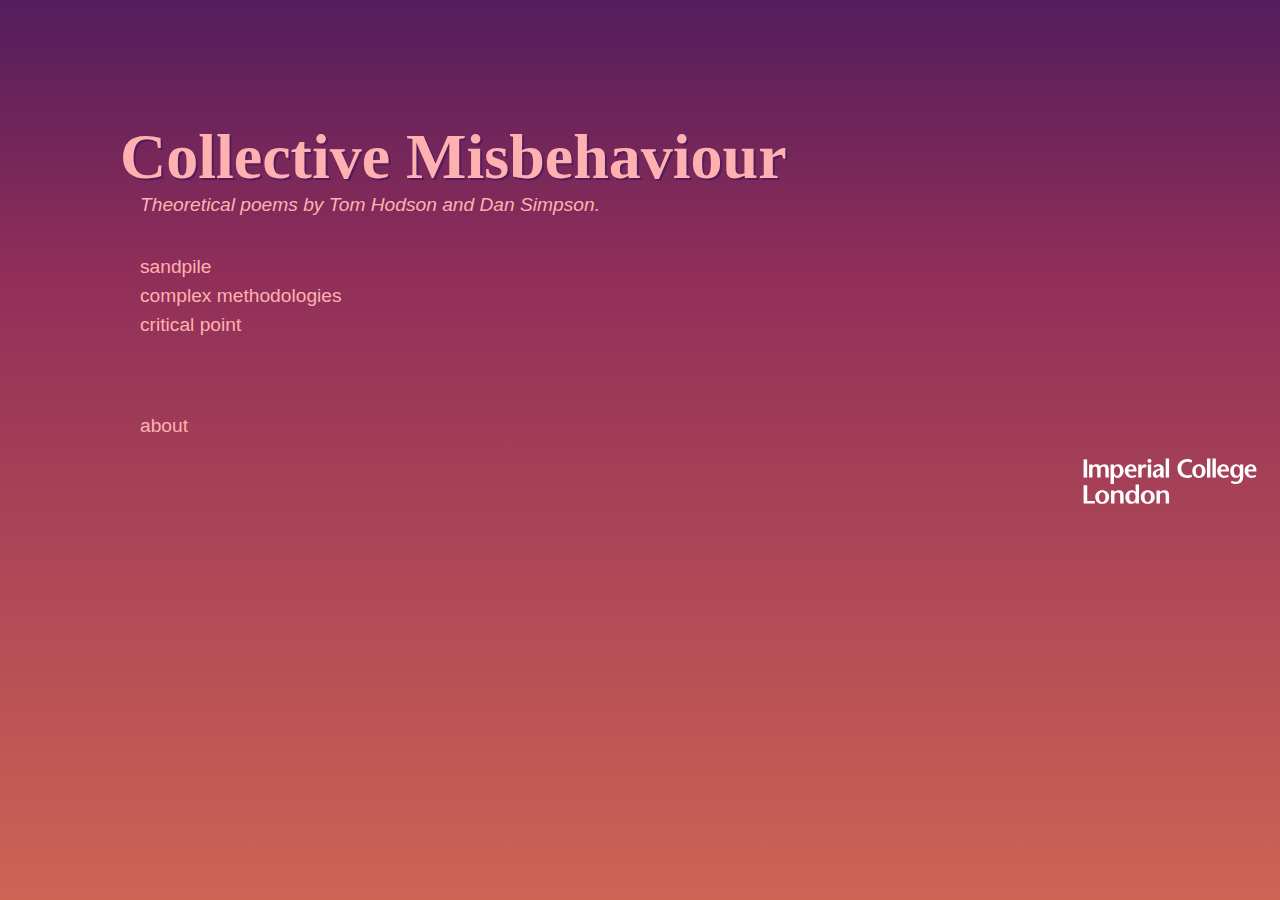
<file: index.html>
<!DOCTYPE html>
<html lang="en">
  <head>
    <meta charset="UTF-8">
    
    <!-- Primary Meta Tags -->
    <title>Collective Misbehaviour</title>
    <meta name="title" content="Collective Misbehaviour">
    <meta name="description" content="Theoretical poems by Tom Hodson and Dan Simpson.">

    <!-- Open Graph / Facebook -->
    <meta property="og:type" content="website">
    <meta property="og:url" content="https://tomhodson.github.io/PoemProject/">
    <meta property="og:title" content="Collective Misbehaviour">
    <meta property="og:description" content="Theoretical poems by Tom Hodson and Dan Simpson.">
    <meta property="og:image" content="https://tomhodson.github.io/PoemProject/assets/preview.png">

    <!-- Twitter -->
    <meta property="twitter:card" content="summary_large_image">
    <meta property="twitter:url" content="https://tomhodson.github.io/PoemProject/">
    <meta property="twitter:title" content="Collective Misbehaviour">
    <meta property="twitter:description" content="Theoretical poems by Tom Hodson and Dan Simpson.">
    <meta property="twitter:image" content="https://tomhodson.github.io/PoemProject/assets/preview.png">
      
    <script data-goatcounter="https://tomhodson.goatcounter.com/count"
            async src="//gc.zgo.at/count.js"></script>
        
        <link rel = "stylesheet" href = "assets/style.css">   
        <link rel = "stylesheet" href = "assets/pagestyle.css">  
        <meta name="viewport" content="width=device-width, initial-scale=1">
        
        <!-- Stuff related to the favicon -->
        <link rel="apple-touch-icon" sizes="180x180" href="assets/favicon/apple-touch-icon.png">
        <link rel="icon" type="image/png" sizes="32x32" href="assets/favicon/favicon-32x32.png">
        <link rel="icon" type="image/png" sizes="16x16" href="assets/favicon/favicon-16x16.png">
        <link rel="manifest" href="assets/favicon/site.json">
        
        <title>Collective Misbehaviour</title>
        <link rel="canonical" href="https://thomashodson.com/PoemProject/">
    </head>
    <body>
        <div class = "content">
        <header>
        <h1>Collective Misbehaviour</h1>
        </header>
        <div class = "indented">
        <p> Theoretical poems by Tom Hodson and Dan Simpson. </p>
        <br>    
        <nav>
            <a href = "sandpile_poem"> sandpile </a><br>
            <a href = "academic"> complex methodologies </a><br>
            <a href = "shimmering_heat"> critical point </a><br>
            <br>
            <br>
            <br>
            <br>
            <a href = "about.html"> about </a><br>
        </nav>
        </div> 
        </div>
        
        
        <div id = "logo_container">
        <img src = "assets/imperial_logo.svg" alt="The logo of Imperial College London" id = "imperial_logo" width = "210" height = "82" >
        </div>
            
    </body>
</html>
</file>
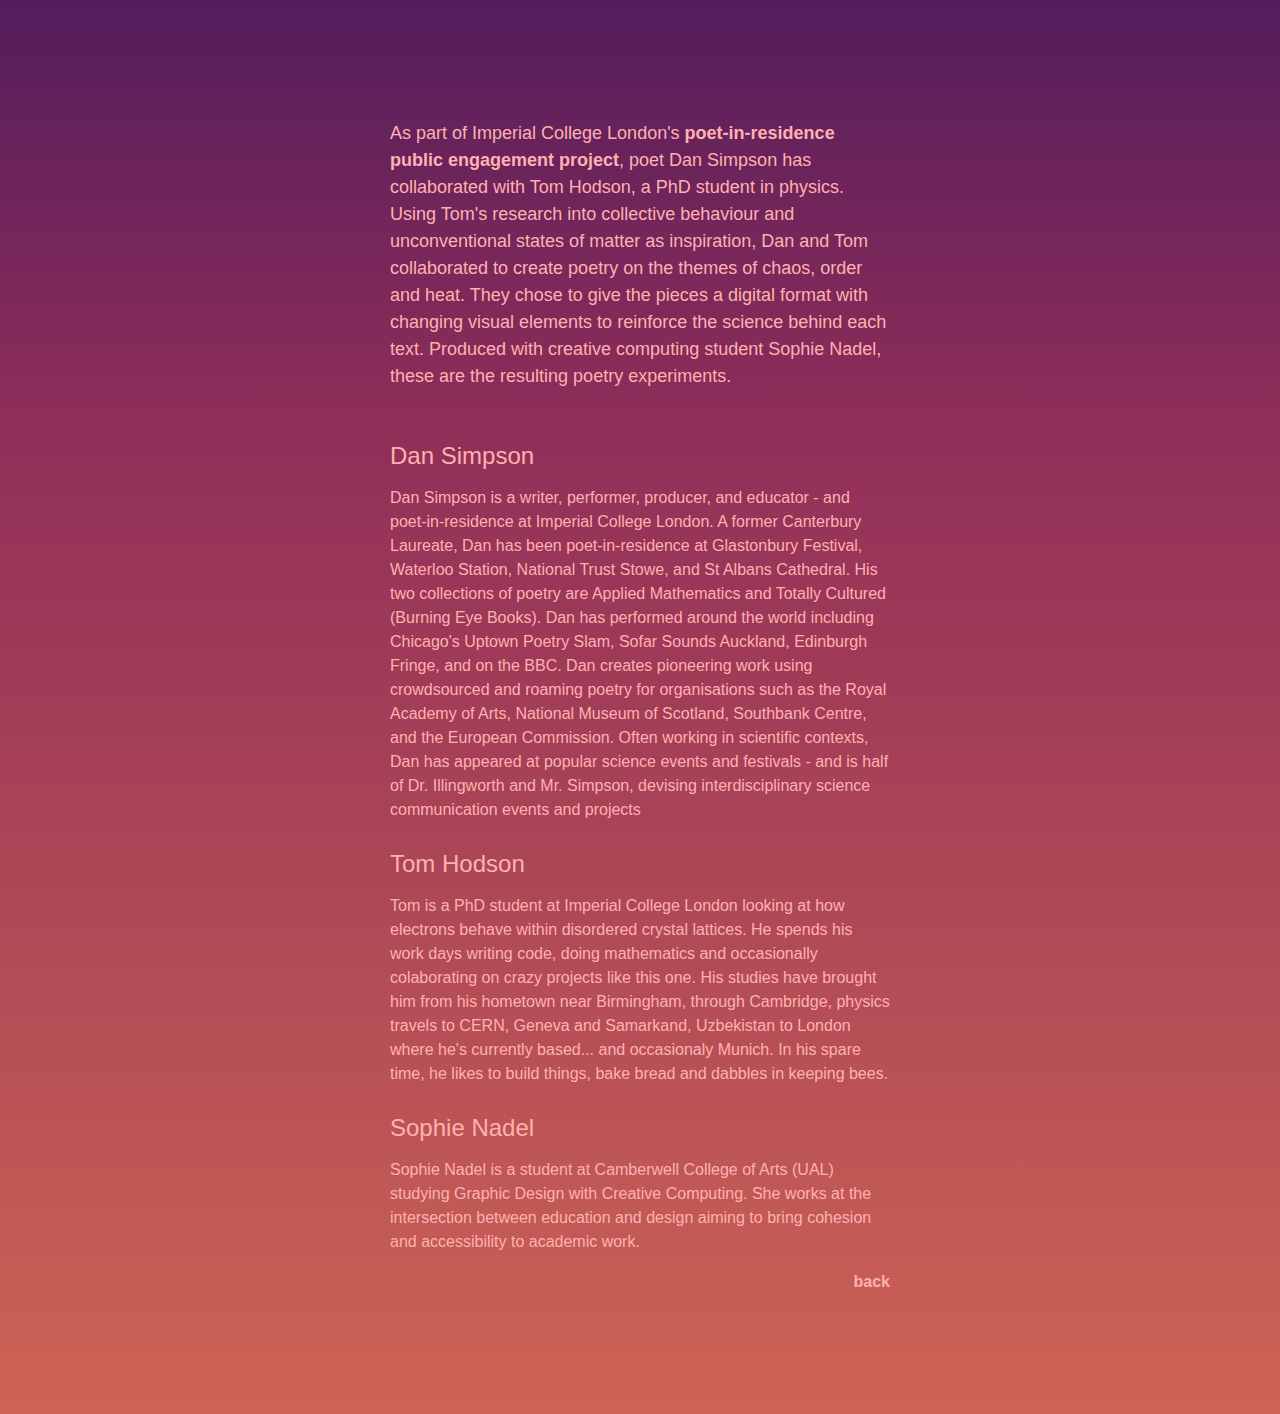
<file: about.html>
<!DOCTYPE html>
<html lang="en">
  <head>
    <meta charset="UTF-8">
<script data-goatcounter="https://tomhodson.goatcounter.com/count"
        async src="//gc.zgo.at/count.js"></script>
    <meta name="viewport" content="width=device-width, initial-scale=1">

    <!-- Stuff related to the favicon -->
    <link rel="apple-touch-icon" sizes="180x180" href="assets/favicon/apple-touch-icon.png">
    <link rel="icon" type="image/png" sizes="32x32" href="assets/favicon/favicon-32x32.png">
    <link rel="icon" type="image/png" sizes="16x16" href="assets/favicon/favicon-16x16.png">
    <link rel="manifest" href="assets/favicon/site.json">
    <link rel = "stylesheet" href = "assets/pagestyle.css">
    <link rel = "stylesheet" href = "assets/aboutstyle.css">
      
    <title>Collective Misbehaviour</title>
    </head>

    <body>
        <div class = "content">
        <div class = "intro"><p1>As part of Imperial College London&apos;s <a class = "inline" href = "https://www.dansimpsonpoet.co.uk/imperial-college-verse-research">poet-in-residence public engagement project</a>, poet Dan Simpson has collaborated with Tom Hodson, a PhD student in physics. Using Tom's research into collective behaviour and unconventional states of matter as inspiration, Dan and Tom collaborated to create poetry on the themes of chaos, order and heat. They chose to give the pieces a digital format with changing visual elements to reinforce the science behind each text. Produced with creative computing student Sophie Nadel, these are the resulting poetry experiments.</p1></div>
        <br>

        <div class = "column">
        <h2><a class = "title" href = "https://www.dansimpsonpoet.co.uk">Dan Simpson</a></h2>
        <p1>Dan Simpson is a writer, performer, producer, and educator - and poet-in-residence at Imperial College London. A former Canterbury Laureate, Dan has been poet-in-residence at Glastonbury Festival, Waterloo Station, National Trust Stowe, and St Albans Cathedral. His two collections of poetry are Applied Mathematics and Totally Cultured (Burning Eye Books). Dan has performed around the world including Chicago&apos;s Uptown Poetry Slam, Sofar Sounds Auckland, Edinburgh Fringe, and on the BBC.  Dan creates pioneering work using crowdsourced and roaming poetry for organisations such as the Royal Academy of Arts, National Museum of Scotland, Southbank Centre, and the European Commission. Often working in scientific contexts, Dan has appeared at popular science events and festivals - and is half of Dr. Illingworth and Mr. Simpson, devising interdisciplinary science communication events and projects </p1>
        </div>

        <div class = "column">
        <h2><a class = "title" href = "https://github.com/TomHodson">Tom Hodson</a></h2>
        <p1>Tom is a PhD student at Imperial College London looking at how electrons behave within disordered crystal lattices. He spends his work days writing code, doing mathematics and occasionally colaborating on crazy projects like this one. His studies have brought him from his hometown near Birmingham, through Cambridge, physics travels to CERN, Geneva and Samarkand, Uzbekistan to London where he&apos;s currently based... and occasionaly Munich. In his spare time, he likes to build things, bake bread and dabbles in keeping bees. </p1>
        </div>

        <div class = "column">
        <h2><a class = "title" href = "https://github.com/snadel98">Sophie Nadel</a></h2>
        <p1>Sophie Nadel is a student at Camberwell College of Arts (UAL) studying Graphic Design with Creative Computing. She works at the intersection between education and design aiming to bring cohesion and accessibility to academic work.</p1>
        </div>

    <div id = "bottom_nav_container">
        <div id = "left_nav"></div>
        <div id = "right_nav"><a href = "./" class = 'inline'>back</a></div>
    </div>
    </div>

   </body>

</html>
</file>
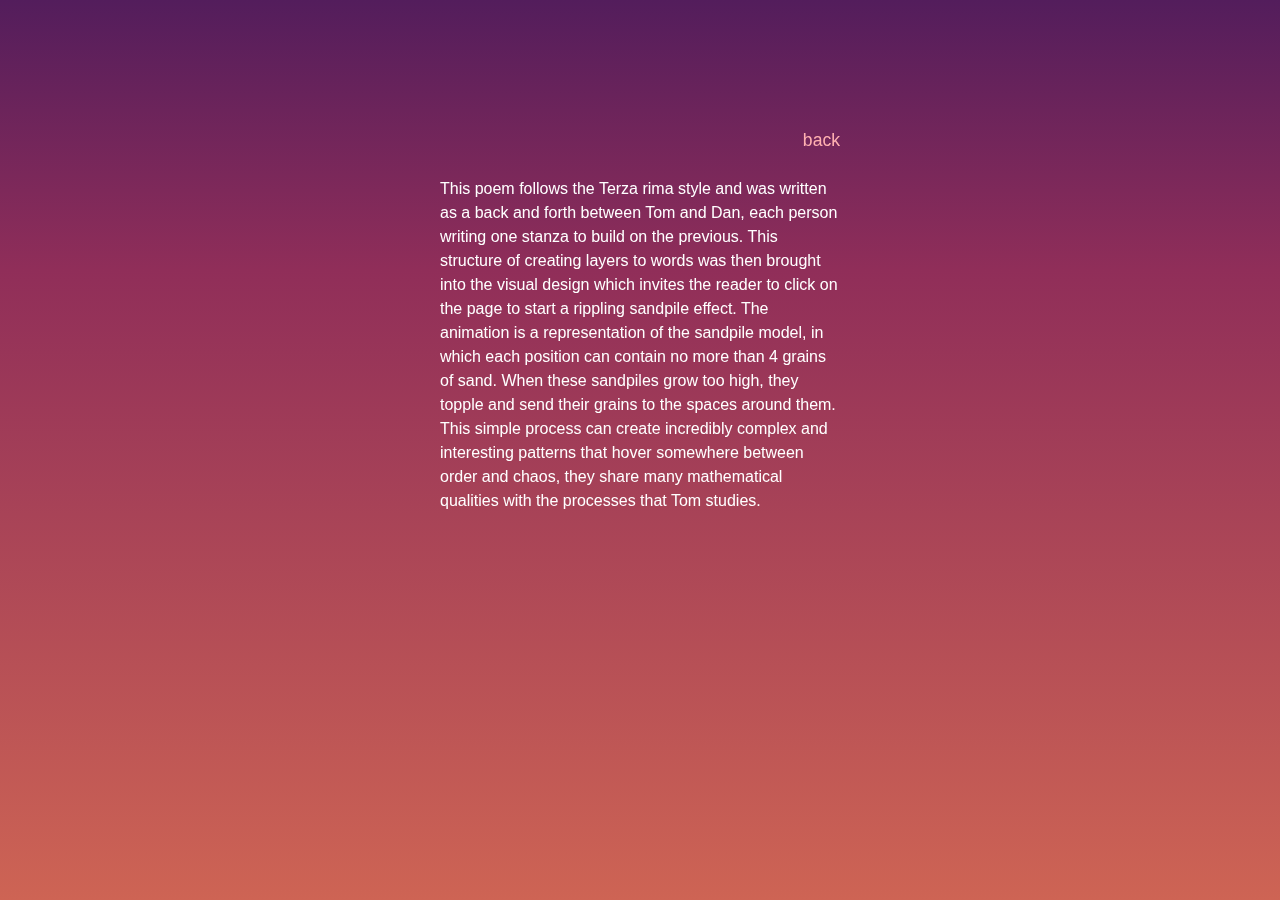
<file: sandpile_poem/sand_info.html>
<!DOCTYPE html>
<html lang="en">
  <head>
    <meta charset="UTF-8">
    <script data-goatcounter="https://tomhodson.goatcounter.com/count"
    async src="//gc.zgo.at/count.js"></script>

    <!-- Stuff related to the favicon -->
    <link rel="apple-touch-icon" sizes="180x180" href="../assets/favicon/apple-touch-icon.png">
    <link rel="icon" type="image/png" sizes="32x32" href="../assets/favicon/favicon-32x32.png">
    <link rel="icon" type="image/png" sizes="16x16" href="../assets/favicon/favicon-16x16.png">
    <link rel="manifest" href="../assets/favicon/site.json">
    
    <link rel="stylesheet" type="text/css" href="style.css">
    <link rel = "stylesheet" href = "../assets/pagestyle.css"> 
    <meta name="viewport" content="width=device-width, initial-scale=1">
    <title>Collective Misbehaviour</title>
  </head>
    
  <body>
    <div id = "info_para">
    <div id = "bottom_nav_container">
        <div id = "left_nav"></div>
        <div id = "right_nav"><a href = "index.html">back</a></div>
    </div>
    <br>
    This poem follows the Terza rima style and was written as a back and forth between Tom and Dan, each person writing one stanza to build on the previous. This structure of creating layers to words was then brought into the visual design which invites the reader to click on the page to start a rippling sandpile effect. The animation is a representation of the sandpile model, in which each position can contain no more than 4 grains of sand. When these sandpiles grow too high, they topple and send their grains to the spaces around them. This simple process can create incredibly complex and interesting patterns that hover somewhere between order and chaos, they share many mathematical qualities with the processes that Tom studies. 
    </div>
      
</body></html>
</file>
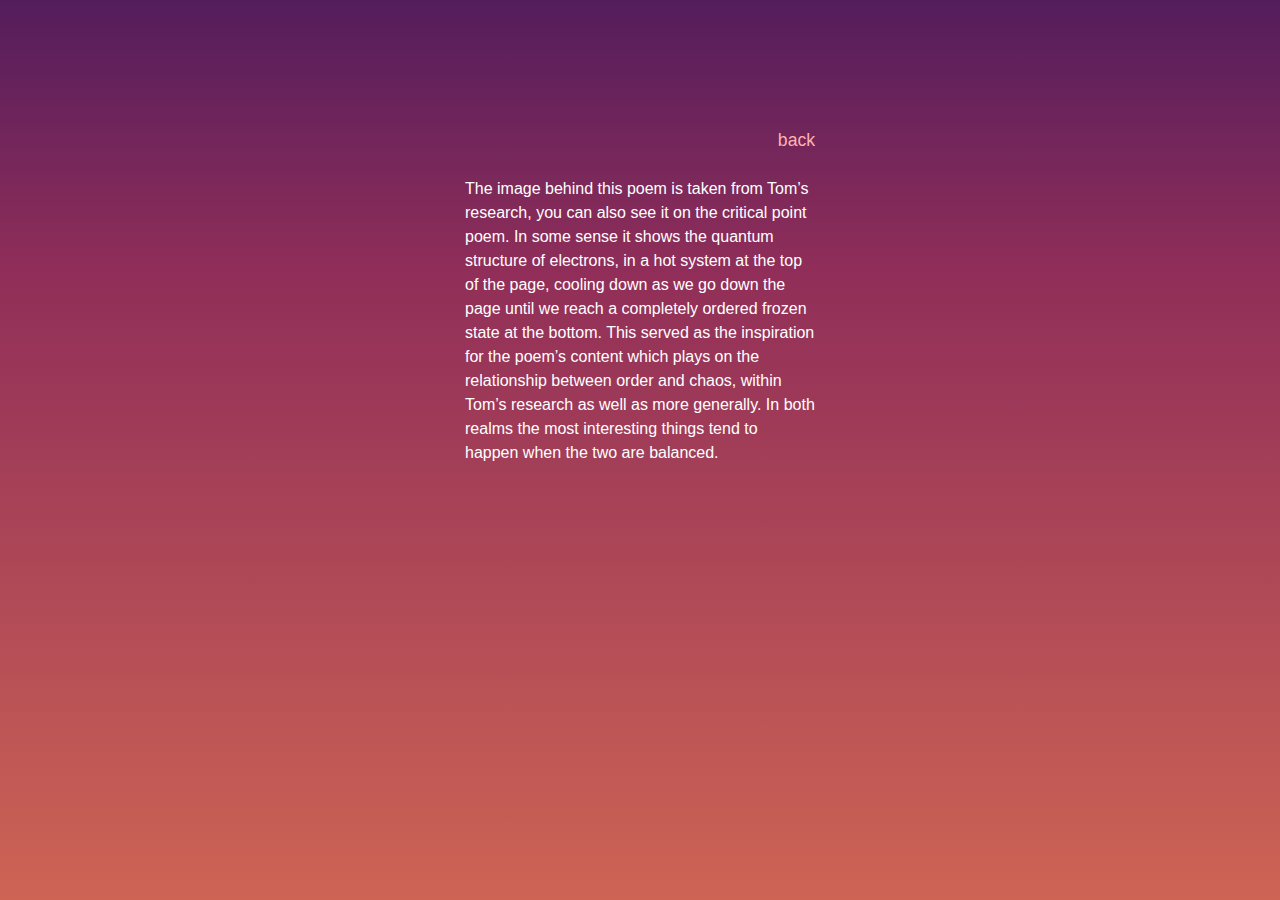
<file: shimmering_heat/shimmering_info.html>
<!DOCTYPE html>
<html lang="en">
  <head>
    <meta charset="UTF-8">
    <script data-goatcounter="https://tomhodson.goatcounter.com/count"
            async src="//gc.zgo.at/count.js"></script>

    <!-- Stuff related to the favicon -->
    <link rel="apple-touch-icon" sizes="180x180" href="../assets/favicon/apple-touch-icon.png">
    <link rel="icon" type="image/png" sizes="32x32" href="../assets/favicon/favicon-32x32.png">
    <link rel="icon" type="image/png" sizes="16x16" href="../assets/favicon/favicon-16x16.png">
    <link rel="manifest" href="../assets/favicon/site.json">
    
    <link rel="stylesheet" type="text/css" href="style.css">
    <link rel = "stylesheet" href = "../assets/pagestyle.css"> 
    <meta name="viewport" content="width=device-width, initial-scale=1">
    <title>Collective Misbehaviour</title>
  </head>
    
  <body>
    <div id = "info_para">
    <div id = "bottom_nav_container">
        <div id = "left_nav"></div>
        <div id = "right_nav"><a href = "index.html">back</a></div>
    </div>
    <br>
The image behind this poem is taken from Tom’s research, you can also see it on the critical point poem. In some sense it shows the quantum structure of electrons, in a hot system at the top of the page, cooling down as we go down the page until we reach a completely ordered frozen state at the bottom. This served as the inspiration for the poem’s content which plays on the relationship between order and chaos, within Tom’s research as well as more generally. In both realms the most interesting things tend to happen when the two are balanced.
    </div>
      
</body></html>
</file>
<file: assets/style.css>
html,
body {
  margin: 0;
  padding: 0;
}

html {
  min-height: 100%;
  min-width: 100%;
/*   position:relative; */
}

body {
    min-height: 100%;
    height:100%
    width: 100%;   
    color: #ffb1b1;
    font-family: Arial, Helvetica, sans-serif;

  display: flex;
  flex-direction: column;
  justify-content: space-around;
}

h1 {
    font-family: 'Didot', Times, serif;
    font-size: 4em;
    font-weight: 700; 
    text-shadow: 2px 2px #531d5c;
    margin: 0;
}

a {
    color: #ffb1b1;
    text-decoration: none;
    font-size: 1.2em;
    line-height: 150%;
}

p {
    color: #ffb1b1;
    font-style: italic;
    margin-top:0px;
    font-size: 1.2em;
}

.indented {
    margin-left: 20px;
}


.content {
    flex: 1 0 auto;
    width: 60%;
    margin-left: 7.5em;
    margin-top: 7.5em; 
}

#logo_container {
    flex-shrink: 0;
    width: 100%;
    display: flex;
    justify-content: flex-end;
}

#imperial_logo {
    flex: 0 0 200px;
    width: 200px;
    padding: 0 10px 10px 0;
}

 @media only screen and (max-width: 700px) {
    .content {
        margin-left: 10%;
        margin-top: 10%; 
    }
     
     #imperial_logo { 
        flex: 0 0 30%;
        width: 30%; 
        padding: 0 0 0 0;
    }
     h1 { font-size: 3em;}
     a, p { font-size: 1em;}
}

 @media only screen and (max-width: 500px) {
      h1 { font-size: 2em;}
     a, p { font-size: 1em;}
}
</file>
<file: assets/pagestyle.css>
body {
    background: rgb(252,176,69);
    background: linear-gradient(0deg, rgba(252,176,69,1) 0%, rgba(206,100,84,1) 00%, rgba(144,46,89,1) 70%, rgba(83,29,92,1) 100%);
}

#bottom_nav_container {
    display: flex;
    justify-content: space-between;
}

#right_nav {
    flex: 1 1 auto;
    text-align:right;
}

#left_nav {
    flex: 1 1 auto;
}

a:hover {
    color: #e47900;
}
</file>
<file: assets/aboutstyle.css>
body {
/*     background: rgb(206,100,84,);
    background: linear-gradient(0deg, rgba(252,176,69,1) 0%, rgba(206,100,84,1) 00%, rgba(144,46,89,1) 70%, rgba(83,29,92,1) 100%);
     */
    color: #ffb1b1;
    
    font-family: Arial, Helvetica, sans-serif;
    font-style: normal;
    font-weight: 500;
    font-size: medium;
    line-height: 1.5;
/*     text-align: justify; */
}

h2 {
    margin-top: 1em;
    margin-bottom: 0.5em;
}

a.title {
    color: #ffb1b1;
    text-decoration: none;
    font-family: Arial, Helvetica, sans-serif;
    line-height: 1.5;
    margin: 15px 0;

    font-style: normal;
    font-weight: 500;
    font-size: x-large;
}

a.title:hover {
    color: #e47900;
}

a.inline {
    color: #ffb1b1;
    text-decoration: none;
    font-style: bold;
    font-weight: 800;
}

a.inline:hover {
    color: #e47900;
}


div.intro {
    width: 100%;
    margin: 0 auto;
    font-size: large;
}

#bottom_nav_container {
    margin-top: 1em;
}

.content {
    margin: 7.5em auto;
    width: 500px;
}

 @media only screen and (max-width: 700px) {
    .content {
        margin: 10% auto; 
        width: 80%;
    }
     
     h1 { font-size: 3em;}
     a, p { font-size: 1em;}
}
</file>
<file: sandpile_poem/style.css>
html {
  min-height: 100%;
  position:relative;
}

html, body {    
  margin: 0;
  padding: 0;
}

body {
  height: 100%;
  width: 100%;
}

canvas {
  display: block;
  position:fixed; 
  top:0;
  left:0;
  z-index: -1;
}

a {
    color: #ffb1b1;
    text-decoration: none;
    font-size: 1.1em;
    text-align: right;
}

#poem {
  font-family: Arial, Helvetica, sans-serif;
   height: 460px;
   color: white;
    font-size: 1em;
    display: block;
    position: fixed;
    width: auto;
    height: 460px;
    top: 0;
    left: 50%;
    margin-top: 10%;
    margin-left: -200px; /* Negative half of width. */
    z-index: 0;
}

#info_para {
  font-family: Arial, Helvetica, sans-serif;
   color: white;
   font-size: 1em;
   line-height: 150%;
    
    display: block;
    position: fixed;
    width: 400px;
    height: 460px;
    top: 0;
    left: 50%;
    margin-top: 10%;
    margin-left: -200px; /* Negative half of width. */
    z-index: 0;
}

@media only screen and (max-width: 480px) {
#poem {
    width: 80%;
    margin-left: -40%;
    margin-top: 10%;
    font-size: 0.9em;
 }
    
#info_para {
    width: 80%;
    margin-left: -40%;
    margin-top: 10%;
    font-size: 0.9em;
 }
}
</file>
<file: shimmering_heat/style.css>
html {
  min-height: 100%;
  position:relative;
}

body {
  font-family: Arial, Helvetica, sans-serif;
  margin: 0;
  padding: 0;
  color: white;
  width: 100%;
  height: 1200;
}
canvas {
  display: block;
  position:fixed; 
  top:0;
  left:0;
  z-index: -1;
}

.container {
    z-index: 10;
    width: 350px;
    margin: 10% auto 0 auto;
    
    font-size: 1em;
}

a {
    color: #ffb1b1;
    text-decoration: none;
    font-size: 1.1em;
}

#poem-div {
  margin: 0 auto;
}

#hidden_poem {
  margin: 1em auto;
}

#info_para {
   font-size: 1em;
   line-height: 150%;
    width: 350px;
    margin: 10% auto 0 auto;
    z-index: 0;
}

@media only screen and (max-width: 480px) {
.container {
    width: 80%;
    font-size: 0.9em;
}
    
#info_para {
    width: 80%;
    font-size: 0.9em;
 }
}

span, hr {
  opacity: 0.0;
  animation: fadeIn ease 5s;
  -webkit-animation: fadeIn ease 5s;
  animation-fill-mode: forwards;
  -webkit-animation-fill-mode: forwards;
}

@keyframes fadeIn {
  0% {opacity:0;}
  100% {opacity:1;}
}

@-moz-keyframes fadeIn {
  0% {opacity:0;}
  100% {opacity:1;}
}

@-webkit-keyframes fadeIn {
  0% {opacity:0;}
  100% {opacity:1;}
}

@-o-keyframes fadeIn {
  0% {opacity:0;}
  100% {opacity:1;}
}

@-ms-keyframes fadeIn {
  0% {opacity:0;}
  100% {opacity:1;}
}
</file>
